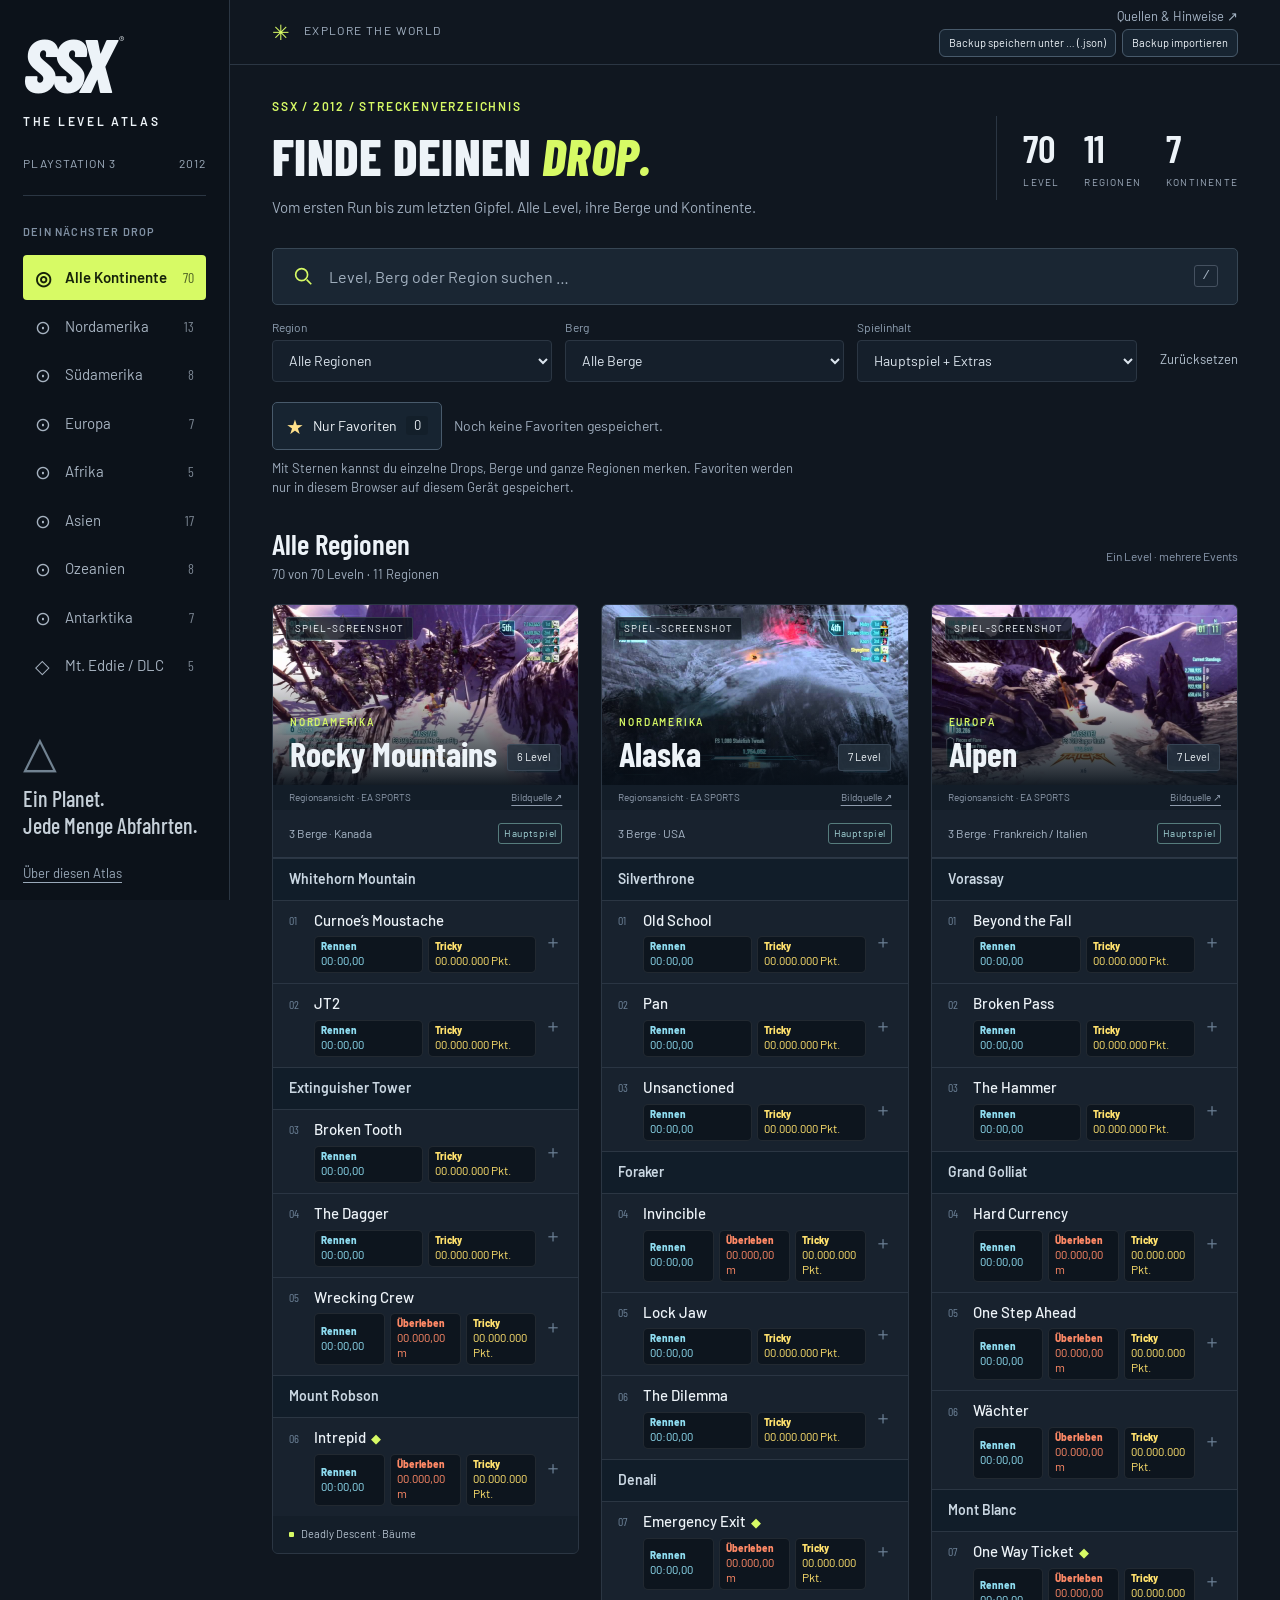
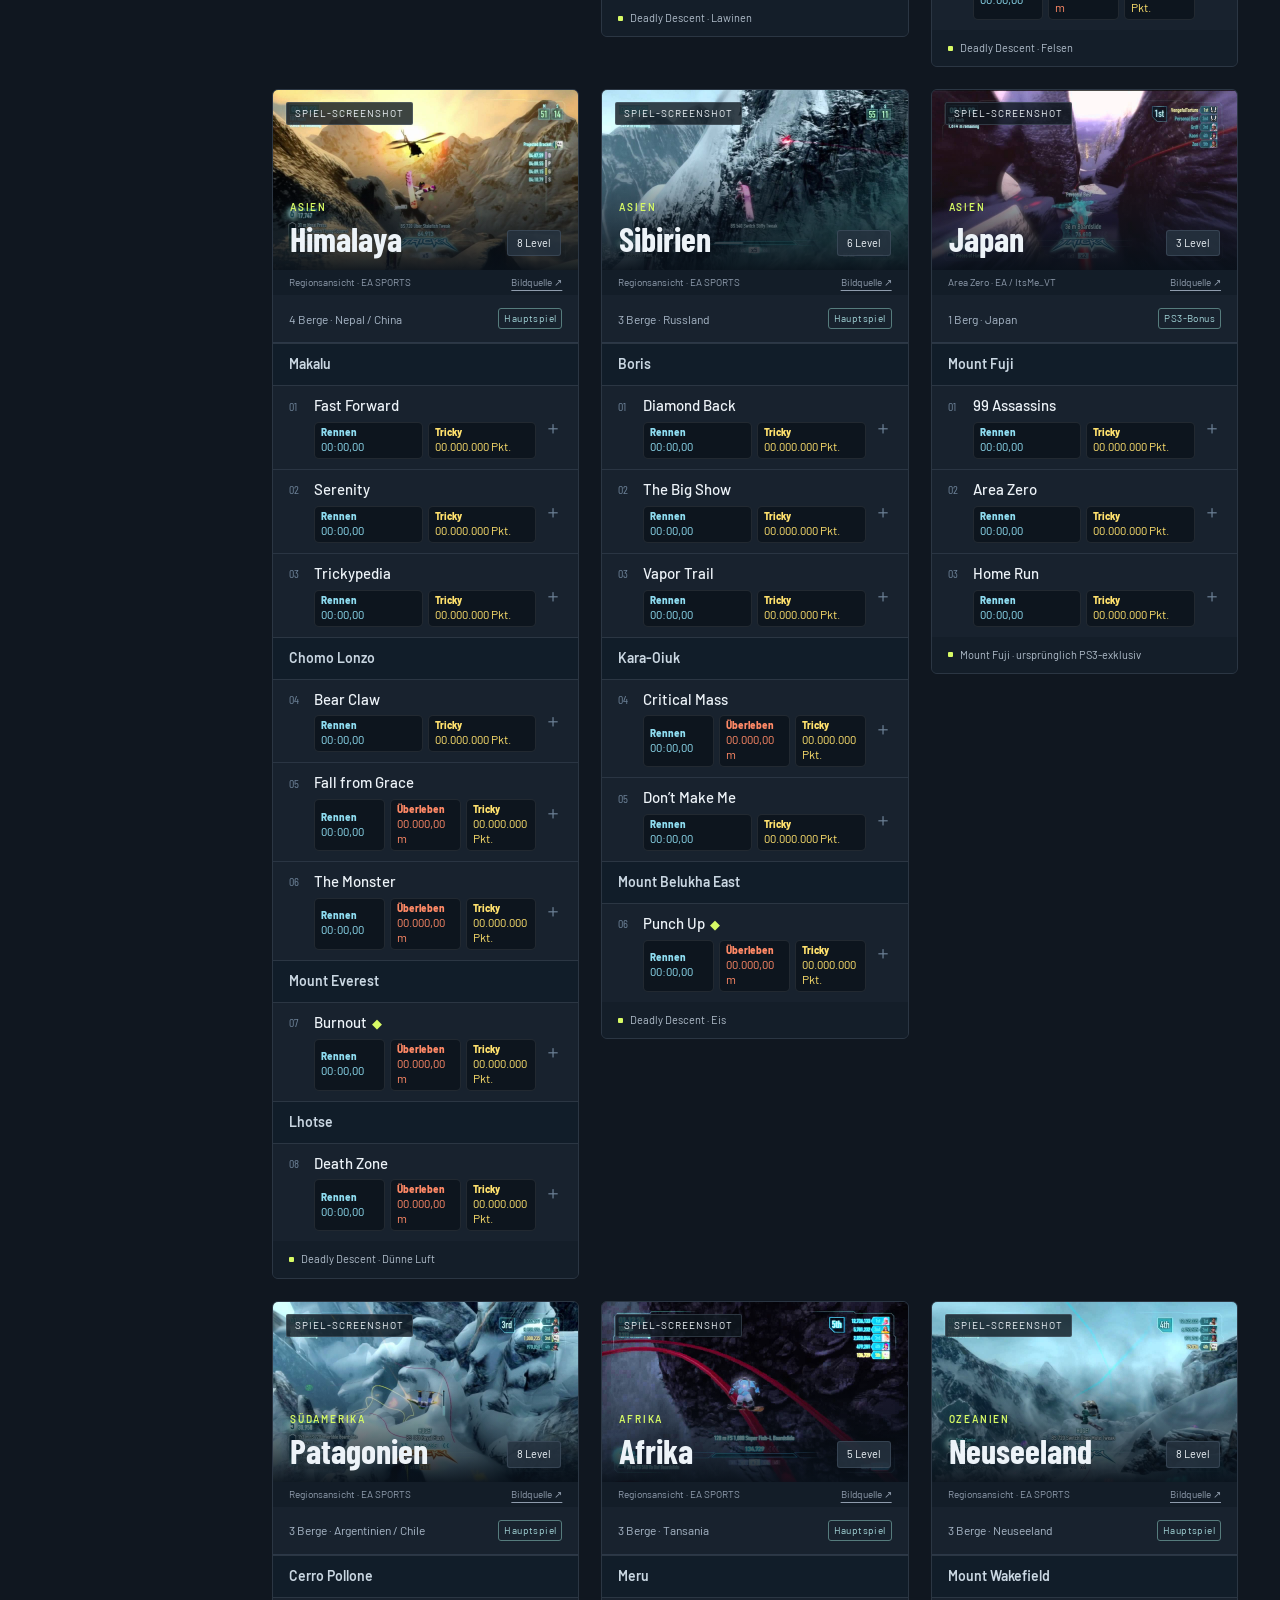
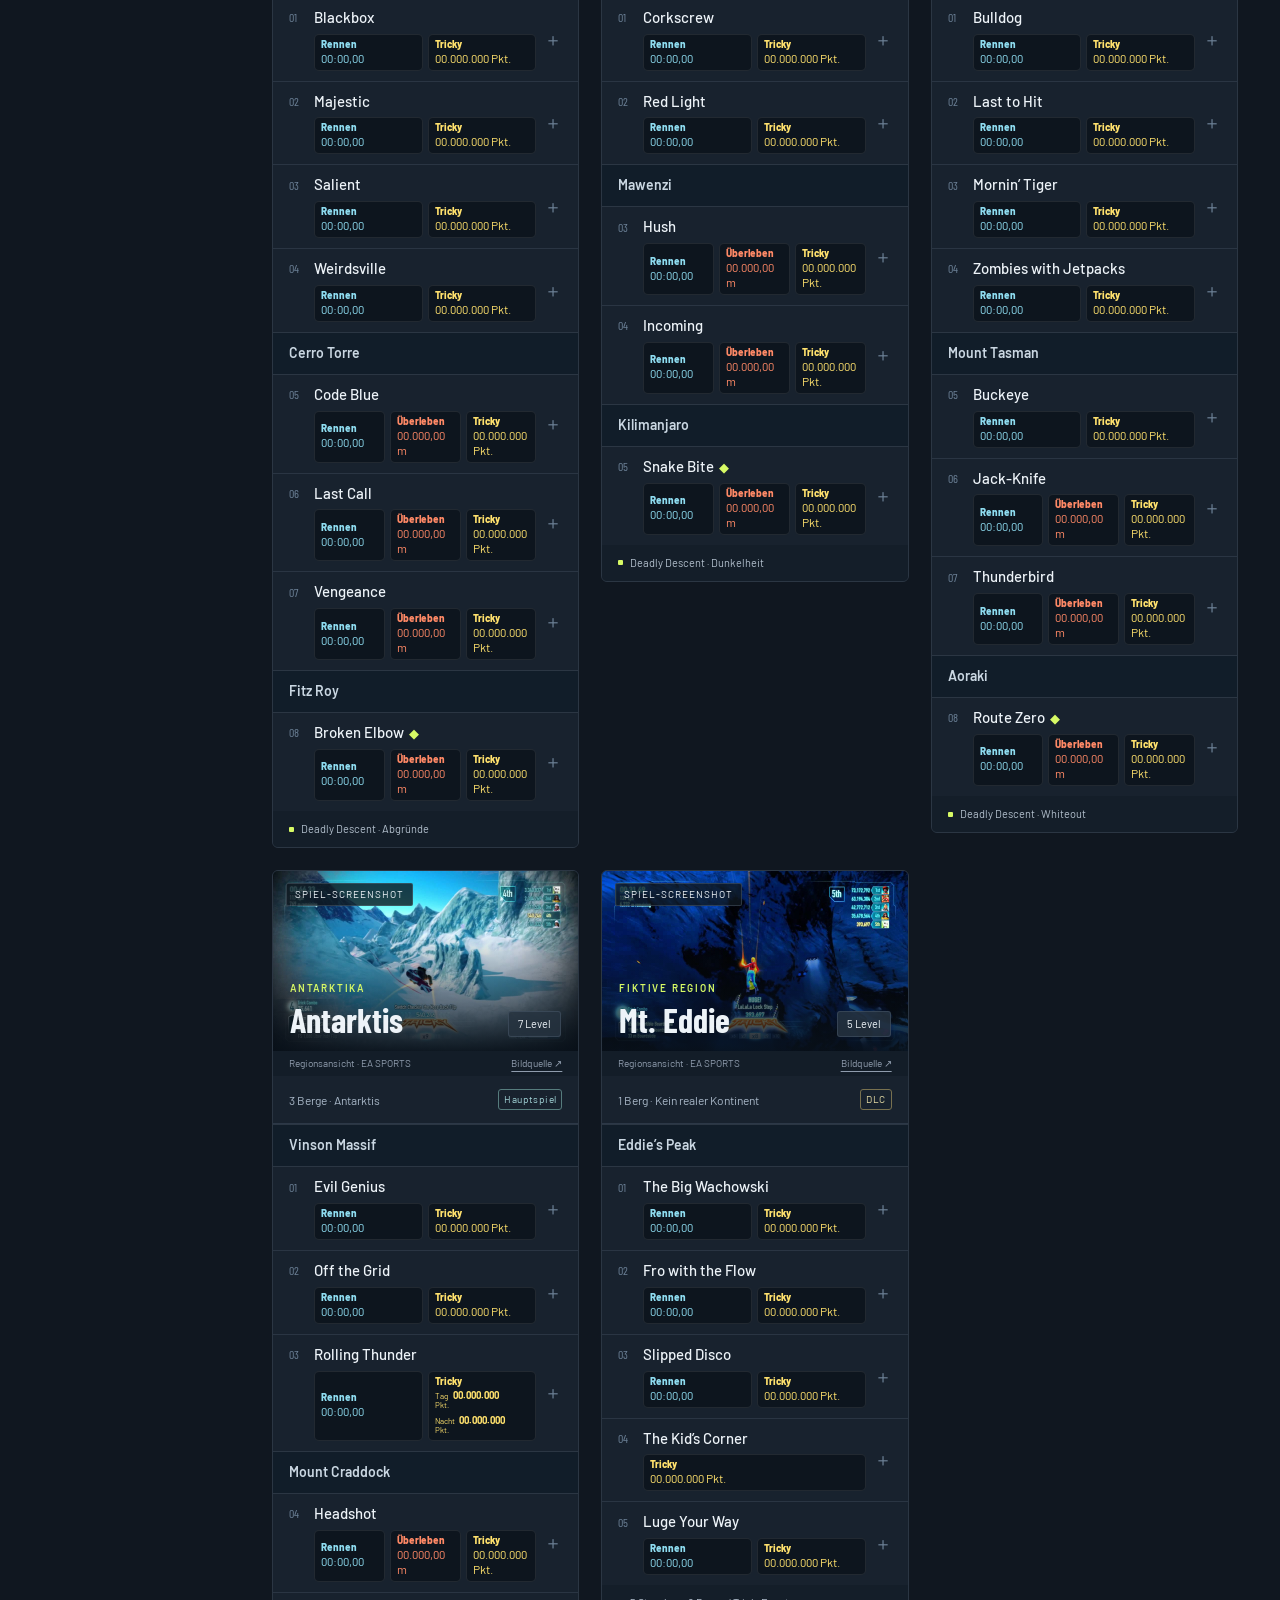
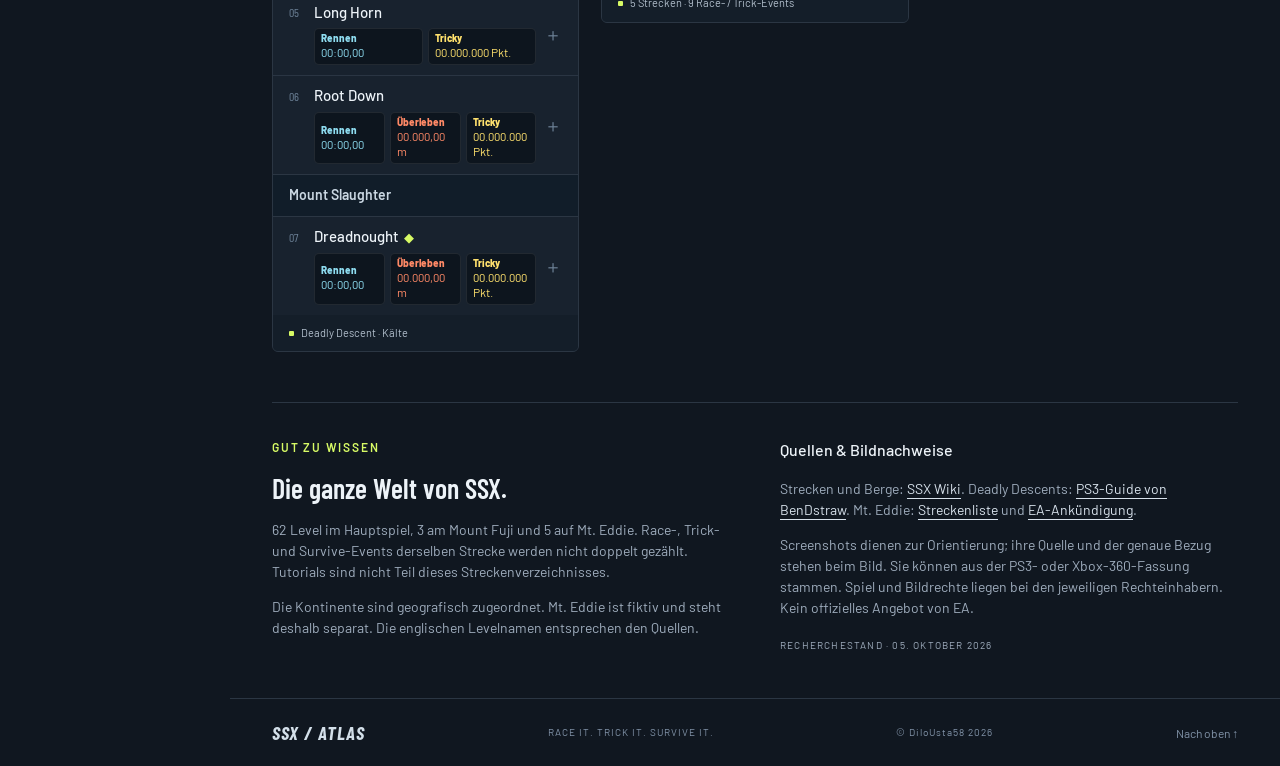
<file: index.html>
<!doctype html>
<html lang="de">
<head>
  <meta charset="utf-8"><meta name="viewport" content="width=device-width,initial-scale=1">
  <title>SSX Atlas · Alle Level auf einen Blick</title>
  <meta name="description" content="Dein Level-Atlas für SSX (2012) auf PS3: alle 70 benannten Abfahrten, sortiert nach Kontinent, Region und Berg. Mit Suche und Screenshots.">
  <link rel="icon" type="image/svg+xml" href="assets/ssx-icon.svg?v=20261008-2">
  <link rel="icon" type="image/png" sizes="32x32" href="assets/favicon-32.png?v=20261008-2">
  <link rel="apple-touch-icon" sizes="180x180" href="assets/apple-touch-icon.png?v=20261008-2">
  <link rel="manifest" href="site.webmanifest?v=20261008-2">
  <link rel="stylesheet" href="styles.css?v=20261008-3"><script defer src="data.js?v=20261008-1"></script><script defer src="images.js?v=20261008-1"></script><script defer src="drop-images.js?v=20261008-1"></script><script defer src="app.js?v=20261008-7"></script>
</head>
<body>
  <a class="skip" href="#results">Zu den Leveln</a>
  <aside class="sidebar">
    <a class="brand" href="./" aria-label="SSX Atlas Startseite"><span class="brand-logo">SSX<span>®</span></span><span class="brand-sub">THE LEVEL ATLAS</span></a>
    <div class="edition"><span>PLAYSTATION 3</span><span>2012</span></div>
    <nav aria-label="Kontinente"><p class="overline">DEIN NÄCHSTER DROP</p><div id="continents"></div></nav>
    <div class="sidebar-bottom"><span class="small-mountain" aria-hidden="true">△</span><p>Ein Planet.<br>Jede Menge Abfahrten.</p><a href="#about">Über diesen Atlas</a><span class="fan-label">INOFFIZIELLER FAN-GUIDE</span></div>
  </aside>
  <div class="workspace">
    <header class="topbar"><span><span class="tiny-cross">✳</span> EXPLORE THE WORLD</span><div class="topbar-actions"><a href="#about">Quellen & Hinweise <span aria-hidden="true">↗</span></a><div class="backup-controls" aria-label="Rekorde sichern"><button type="button" id="export-backup">Backup speichern unter … (.json)</button><button type="button" id="import-backup">Backup importieren</button><input type="file" id="backup-file" accept=".json,application/json" hidden></div><p class="backup-status" id="backup-status" role="status" aria-live="polite"></p></div></header>
    <main>
      <section class="intro" aria-labelledby="title"><div><p class="overline lime">SSX / 2012 / STRECKENVERZEICHNIS</p><h1 id="title">FINDE DEINEN <em>DROP.</em></h1><p class="intro-copy">Vom ersten Run bis zum letzten Gipfel. Alle Level, ihre Berge und Kontinente.</p></div><div class="stats"><div><strong id="total-levels">70</strong><span>LEVEL</span></div><div><strong>11</strong><span>REGIONEN</span></div><div><strong>7</strong><span>KONTINENTE</span></div></div></section>
      <section class="controls" aria-label="Level suchen und filtern">
        <div class="search-wrap"><svg aria-hidden="true" viewBox="0 0 24 24"><circle cx="10.5" cy="10.5" r="6.5"/><path d="m16 16 5 5"/></svg><label class="sr-only" for="search">Level, Berg oder Region suchen</label><input id="search" type="search" placeholder="Level, Berg oder Region suchen …" autocomplete="off"><kbd aria-hidden="true">/</kbd></div>
        <div class="filter-row"><div class="filter-field"><label for="region">Region</label><select id="region"><option value="all">Alle Regionen</option></select></div><div class="filter-field"><label for="mountain">Berg</label><select id="mountain"><option value="all">Alle Berge</option></select></div><div class="filter-field"><label for="content">Spielinhalt</label><select id="content"><option value="all">Hauptspiel + Extras</option><option value="base">Nur Hauptspiel</option><option value="bonus">PS3-Bonus: Japan</option><option value="dlc">Mt. Eddie DLC</option></select></div><button id="reset" class="reset" type="button">Zurücksetzen</button></div>
        <div class="favorites-bar"><button id="favorites-filter" class="favorites-filter" type="button" aria-pressed="false"><span aria-hidden="true">★</span> Nur Favoriten <span id="favorites-count">0</span></button><p id="favorites-summary">Noch keine Favoriten gespeichert.</p></div>
        <p class="favorites-hint">Mit Sternen kannst du einzelne Drops, Berge und ganze Regionen merken. Favoriten werden nur in diesem Browser auf diesem Gerät gespeichert.</p>
        
        <p id="favorites-status" class="favorites-status" role="status" aria-live="polite"></p>
      </section>
      <section id="results" aria-labelledby="results-title" tabindex="-1"><div class="results-heading"><div><h2 id="results-title">Alle Regionen</h2><p id="result-count" role="status" aria-live="polite"></p></div><span class="count-note">Ein Level · mehrere Events</span></div><div id="cards" class="cards"></div><div id="empty" class="empty" hidden><span aria-hidden="true">☆</span><h3 id="empty-title">Kein Drop gefunden.</h3><p id="empty-description">Versuche einen anderen Namen oder setze die Filter zurück.</p><button id="empty-reset" class="primary" type="button">Alle Level anzeigen</button></div></section>
      <section id="about" class="about"><div><p class="overline lime">GUT ZU WISSEN</p><h2>Die ganze Welt von SSX.</h2><p>62 Level im Hauptspiel, 3 am Mount Fuji und 5 auf Mt. Eddie. Race-, Trick- und Survive-Events derselben Strecke werden nicht doppelt gezählt. Tutorials sind nicht Teil dieses Streckenverzeichnisses.</p><p>Die Kontinente sind geografisch zugeordnet. Mt. Eddie ist fiktiv und steht deshalb separat. Die englischen Levelnamen entsprechen den Quellen.</p></div><div><h3>Quellen & Bildnachweise</h3><p>Strecken und Berge: <a href="https://ssx.fandom.com/wiki/SSX_%282012%29%27s_Tracks" target="_blank" rel="noopener noreferrer">SSX Wiki</a>. Deadly Descents: <a href="https://gamefaqs.gamespot.com/ps3/615810-ssx/faqs/63954" target="_blank" rel="noopener noreferrer">PS3-Guide von BenDstraw</a>. Mt. Eddie: <a href="https://gamefaqs.gamespot.com/boards/615811-ssx/62686310" target="_blank" rel="noopener noreferrer">Streckenliste</a> und <a href="https://www.ea.com/de-de/news/ssx-classic-dlc-jetzt-erhaeltlich" target="_blank" rel="noopener noreferrer">EA-Ankündigung</a>.</p><p>Screenshots dienen zur Orientierung; ihre Quelle und der genaue Bezug stehen beim Bild. Sie können aus der PS3- oder Xbox-360-Fassung stammen. Spiel und Bildrechte liegen bei den jeweiligen Rechteinhabern. Kein offizielles Angebot von EA.</p><p class="updated">RECHERCHESTAND · 05. OKTOBER 2026</p></div></section>
    </main><footer><span class="footer-logo">SSX / ATLAS</span><span>RACE IT. TRICK IT. SURVIVE IT.</span><span class="copyright">© DiloUsta58 2026</span><a href="#title">Nach oben ↑</a></footer>
  </div>
  <dialog id="detail" aria-labelledby="detail-title"><button id="close-detail" class="close" type="button" aria-label="Details schließen">×</button><div id="detail-body"></div></dialog>
  <dialog id="backup-name-dialog" aria-labelledby="backup-name-title"><form id="backup-name-form"><h2 id="backup-name-title">Backup speichern</h2><p>Gib einen Namen für dein Backup ein.</p><label for="backup-filename">Dateiname</label><div class="backup-filename-field"><input id="backup-filename" name="filename" type="text" autocomplete="off" required><span>.json</span></div><div class="backup-dialog-actions"><button id="backup-name-cancel" type="button">Abbrechen</button><button class="primary" type="submit">In Dateien sichern</button></div></form></dialog>
  <noscript><p class="noscript">Bitte JavaScript aktivieren, um die Levelübersicht und Suche zu nutzen.</p></noscript>
</body>
</html>
</file>
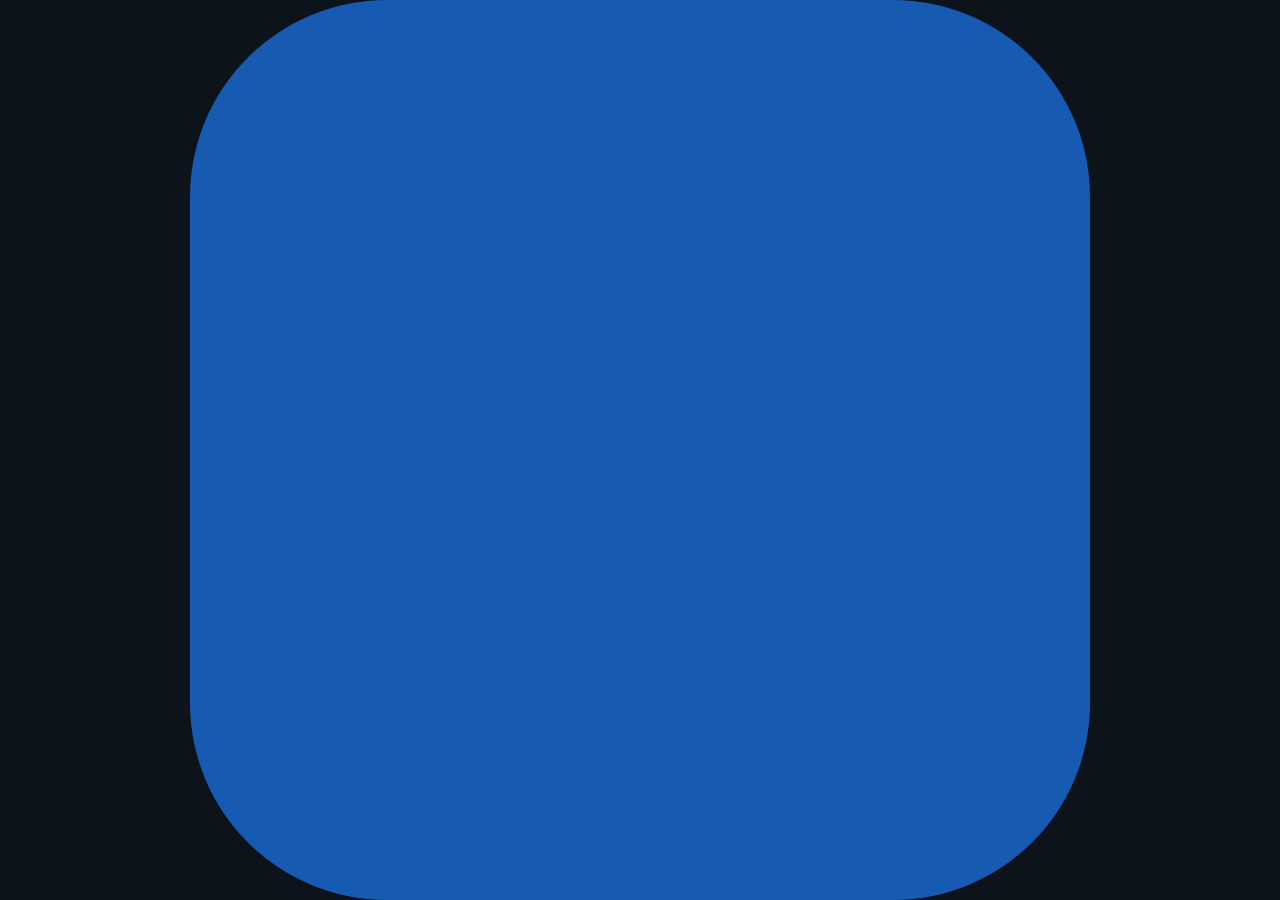
<file: icon-preview.html>
<!doctype html><html><head><meta name="viewport" content="width=device-width, initial-scale=1"></head><body style="margin:0;width:100vw;height:100vh;background:#0c131b"><img src="assets/ssx-icon.svg" style="display:block;width:100vw;height:100vh"></body></html>
</file>
<file: styles.css>
@import url('https://fonts.googleapis.com/css2?family=Barlow+Condensed:ital,wght@0,500;0,600;0,700;0,800;1,700;1,800&family=Barlow:wght@400;500;600;700&display=swap');
:root{color-scheme:dark;--bg:#101720;--panel:#18222e;--line:#2b3643;--muted:#9eacbc;--text:#edf3f8;--lime:#d7fa65;--cyan:#87cfdf;--heading:'Barlow Condensed','Arial Narrow',sans-serif;--body:'Barlow',Arial,sans-serif}*{box-sizing:border-box}html{scroll-behavior:smooth;scroll-padding-top:24px}body{margin:0;background:var(--bg);color:var(--text);font:16px/1.5 var(--body)}button,input,select{font:inherit}button,a,input,select{-webkit-tap-highlight-color:transparent}button,select{cursor:pointer}a{color:inherit;text-underline-offset:4px}button{color:inherit}button:focus-visible,a:focus-visible,select:focus-visible,input:focus-visible{outline:2px solid var(--lime);outline-offset:4px}button{touch-action:manipulation}.sr-only{position:absolute;width:1px;height:1px;overflow:hidden;clip:rect(0,0,0,0)}.skip{position:fixed;left:16px;top:-100px;background:var(--lime);color:#111;padding:12px;z-index:20}.skip:focus{top:16px}.sidebar{width:230px;position:fixed;inset:0 auto 0 0;background:#0c121a;border-right:1px solid var(--line);padding:33px 23px 24px;display:flex;flex-direction:column;overflow:auto}.brand{text-decoration:none;display:flex;flex-direction:column;align-items:flex-start}.brand-logo{font:italic 800 76px/.8 var(--heading);letter-spacing:-5px}.brand-logo>span{display:inline-block;font:12px var(--body);vertical-align:top;margin:0 0 0 9px;letter-spacing:0}.brand-sub{font-size:12px;letter-spacing:2.7px;font-weight:600;margin-top:18px}.edition{display:flex;justify-content:space-between;font-size:12px;color:var(--muted);padding:24px 0 23px;border-bottom:1px solid var(--line);letter-spacing:1px}.sidebar nav{margin-top:28px}.overline{font-size:12px;font-weight:600;letter-spacing:1.8px;margin:0 0 15px}.sidebar .overline{font-size:11px;color:#8191a4;letter-spacing:1.2px}.continent-button{display:flex;align-items:center;width:100%;background:none;border:0;text-align:left;padding:11px 12px;gap:11px;margin:4px 0;border-radius:4px;color:#a7b3c1;font-size:15px}.continent-button:hover{background:#18222e;color:white}.continent-button[aria-pressed=true]{background:var(--lime);color:#16220a;font-weight:600}.nav-icon{width:19px;font-size:19px;line-height:1}.continent-count{margin-left:auto;font:14px var(--heading);opacity:.7}.sidebar-bottom{margin-top:auto;padding-top:36px}.small-mountain{font:44px/1 var(--body);color:#718291}.sidebar-bottom p{font:500 22px/1.25 var(--heading);color:#c6d0d9;margin:12px 0 20px}.sidebar-bottom>a{font-size:13px;color:#9aa9b9}.fan-label{display:block;font-size:10px;letter-spacing:1.3px;margin-top:20px;color:#637387}.workspace{margin-left:230px}.topbar{height:65px;border-bottom:1px solid var(--line);display:flex;justify-content:space-between;align-items:center;padding:0 42px;font-size:12px;letter-spacing:1.4px;color:#a5b4c5}.topbar a{font-size:13px;letter-spacing:0;text-decoration:none}.tiny-cross{font-size:21px;color:var(--lime);margin-right:9px;vertical-align:middle}main{padding:32px 42px 0;max-width:1800px;margin:auto}.intro{display:flex;justify-content:space-between;align-items:center;gap:20px;margin-bottom:29px}.lime{color:var(--lime)}h1{font:800 clamp(38px,4vw,66px)/1 var(--heading);letter-spacing:.3px;margin:0 0 15px}h1 em{color:var(--lime);font-style:italic}.intro-copy{font-size:15px;color:var(--muted);margin:0}.stats{display:flex;gap:25px;padding:10px 0 10px 26px;border-left:1px solid var(--line);flex-shrink:0}.stats>div{display:flex;flex-direction:column}.stats strong{font:600 39px/1.15 var(--heading)}.stats span{font-size:10px;color:var(--muted);letter-spacing:1.2px;margin-top:4px}.controls{margin-bottom:29px}.search-wrap{height:57px;display:flex;align-items:center;background:#1a2633;border:1px solid #374654;border-radius:5px;padding:0 19px;gap:13px;transition:border .2s}.search-wrap:focus-within{border-color:var(--lime)}.search-wrap svg{width:22px;height:22px;stroke:var(--lime);fill:none;stroke-width:1.8;flex-shrink:0}.search-wrap input{border:none;outline:none;background:transparent;width:100%;color:white;min-width:0;height:100%}.search-wrap input:focus-visible{outline:none}.search-wrap input::placeholder{color:#a3b1c0}.search-wrap kbd{font-size:13px;padding:0 7px;border:1px solid #455160;border-radius:3px;color:#a3b1c0}.filter-row{display:flex;gap:13px;margin-top:13px;align-items:end;flex-wrap:wrap}.filter-field{flex:1;min-width:150px}.filter-field label{display:block;color:#8fa0b2;font-size:12px;margin-bottom:4px}.filter-field select{width:100%;background:#151f2b;border:1px solid var(--line);border-radius:4px;padding:9px 30px 9px 12px;color:#dce5ee;font-size:14px;min-height:42px}.reset{background:none;border:none;color:#b3c1ce;font-size:13px;padding:12px 0 12px 10px}.reset:hover{color:var(--lime)}.results-heading{display:flex;align-items:center;justify-content:space-between;gap:15px;margin:0 0 19px}.results-heading h2{font:600 29px/1.15 var(--heading);margin:0 0 5px}.results-heading p{font-size:13px;color:var(--muted);margin:0}.count-note{font-size:12px;color:#8b9aae}.cards{display:grid;grid-template-columns:repeat(3,minmax(0,1fr));gap:22px;align-items:start}.region-card{border:1px solid var(--line);border-radius:6px;overflow:hidden;background:var(--panel);transition:border-color .2s}.region-card:hover{border-color:#536476}.card-image{height:180px;background:#203342;position:relative;overflow:hidden}.card-image>img{width:100%;height:100%;object-fit:cover;display:block;transition:transform .5s}.region-card:hover .card-image>img{transform:scale(1.025)}.card-image:after{content:'';position:absolute;inset:35% 0 0;background:linear-gradient(transparent,rgba(8,16,25,.95));pointer-events:none}.image-label{position:absolute;top:12px;left:13px;background:#101820ce;border:1px solid #8495a744;padding:3px 8px;border-radius:2px;font-size:10px;letter-spacing:1px;z-index:1}.image-heading{position:absolute;bottom:14px;left:17px;right:17px;z-index:1;display:flex;align-items:end;justify-content:space-between}.image-heading h3{font:700 34px/1 var(--heading);margin:5px 0 0}.continent-label{font-size:10px;font-weight:600;letter-spacing:1.8px;color:var(--lime);text-transform:uppercase}.level-pill{font-size:11px;white-space:nowrap;background:#263340d9;padding:4px 9px;border:1px solid #61718555;border-radius:3px}.image-source{font-size:10px;color:#8f9cad;padding:5px 16px;background:#131d28;display:flex;justify-content:space-between;gap:8px}.image-source a{white-space:nowrap}.card-info{display:flex;justify-content:space-between;align-items:center;gap:8px;padding:13px 16px;color:#a8b7c7;font-size:12px;border-bottom:1px solid #2c3847}.tag{font-size:10px;letter-spacing:.4px;border:1px solid #567c7d;color:#a3d5d8;border-radius:3px;padding:2px 5px}.tag.dlc{border-color:#78714f;color:#e6dca5}.level-list{list-style:none;padding:0;margin:0}.level-row{display:flex;width:100%;gap:9px;align-items:center;border:0;border-bottom:1px solid #2a3543;background:none;text-align:left;padding:10px 16px;min-height:59px}.level-row:hover{background:#233240}.level-list li:last-child .level-row{border-bottom:0}.level-number{font:12px var(--heading);color:#6c8197;width:17px;flex-shrink:0}.level-text{min-width:0}.level-name{display:block;font-size:15px;line-height:1.25;font-weight:500;overflow-wrap:anywhere}.mountain-name{display:block;font-size:11px;color:#93a4b7;margin-top:3px}.level-cue{margin-left:auto;color:#6e8398;font-size:18px}.deadly-icon{color:var(--lime);font-size:13px;margin-left:5px}.card-end{background:#141e29;padding:10px 16px;font-size:11px;color:#b1becb;display:flex;gap:7px;align-items:center}.card-end .dot{width:5px;height:5px;background:var(--lime);border-radius:1px}.fallback-picture{height:100%;padding:35px 15px;color:#acbfce;font:500 20px var(--heading);background:linear-gradient(125deg,#294459,#162734)}mark{background:#d7fa6533;color:#e2ff94;border-radius:2px}.empty{text-align:center;padding:55px 15px;border:1px dashed #435465;border-radius:6px}.empty>span{font-size:48px;color:var(--lime)}.empty h3{font:600 32px var(--heading);margin:4px}.empty p{color:var(--muted)}.primary{background:var(--lime);color:#142011;border:0;padding:11px 20px;border-radius:4px;font-weight:600}.about{display:grid;grid-template-columns:1fr 1fr;gap:50px;border-top:1px solid var(--line);margin-top:50px;padding:35px 0}.about h2{font:600 28px var(--heading);margin:0 0 12px}.about h3{font-size:16px;font-weight:500;margin:0 0 16px}.about p{color:var(--muted);font-size:14px;max-width:65ch}.about a{color:#d7e1eb}.about .lime{color:var(--lime);font-size:12px}.updated{letter-spacing:1.2px;font-size:10px!important;margin-top:20px}footer{border-top:1px solid var(--line);padding:22px 42px;display:flex;justify-content:space-between;align-items:center;gap:20px;font-size:10px;letter-spacing:1px;color:#8193a8}.footer-logo{font:700 italic 19px var(--heading);color:#d3dfe9}footer a{text-decoration:none;letter-spacing:0;font-size:12px}dialog{color:var(--text);background:var(--panel);border:1px solid #4a5d6f;border-radius:8px;padding:0;width:min(680px,calc(100% - 32px));max-height:90dvh;overflow:auto;box-shadow:0 20px 100px #0009}dialog::backdrop{background:#030911d9;backdrop-filter:blur(5px)}.close{position:absolute;right:13px;top:13px;z-index:3;border:1px solid #8091a3;background:#0b152be6;font-size:27px;line-height:1;width:40px;height:40px;border-radius:50%}.detail-picture{width:100%;max-height:340px;object-fit:cover;display:block}.detail-content{padding:27px}.detail-content h2{font:700 40px/1.1 var(--heading);margin:9px 0 23px}.breadcrumbs{font-size:12px;color:var(--lime)}.detail-grid{display:grid;grid-template-columns:1fr 1fr;gap:20px;margin-bottom:23px}.detail-grid dt{font-size:12px;color:var(--muted)}.detail-grid dd{margin:3px 0 0;font-size:17px}.detail-note{padding:15px;background:#111d29;border-left:2px solid var(--lime);font-size:14px}.detail-source{font-size:12px;color:var(--muted);margin-top:18px}.detail-caption{padding:8px 20px;background:#111c27;color:#a9bac9;font-size:12px}.noscript{position:fixed;bottom:0;padding:20px;background:#702d23;width:100%;z-index:20}
@media(min-width:1650px){.card-image{height:220px}.level-row{padding:12px 18px}.level-name{font-size:16px}}
@media(max-width:1250px){.stats{gap:15px;padding-left:18px}.stats strong{font-size:32px}.intro{align-items:flex-start}.intro-copy{max-width:390px}.cards{grid-template-columns:repeat(2,minmax(0,1fr))}main{padding:28px}.topbar{padding:0 28px}.sidebar{width:210px;padding-left:18px;padding-right:18px}.workspace{margin-left:210px}}
@media(max-width:900px){.intro{display:block}.stats{border-left:0;padding:0;margin-top:20px;gap:30px}.stats>div{flex-direction:row;gap:7px;align-items:baseline}.stats strong{font-size:25px}.stats span{font-size:10px}.sidebar{width:190px;padding-left:13px;padding-right:13px}.workspace{margin-left:190px}.topbar{font-size:10px;padding:0 22px}main{padding:25px 22px 0}.cards{gap:15px}.card-image{height:155px}.image-heading h3{font-size:29px}.level-pill{padding:3px 5px;font-size:10px}.about{gap:25px}.count-note{display:none}}
@media(max-width:680px){.sidebar{width:auto;position:relative;inset:auto;padding:19px 20px 0;border-right:0;border-bottom:1px solid var(--line);overflow:visible;display:block}.brand{display:inline-flex}.brand-logo{font-size:46px;letter-spacing:-3px}.brand-sub{font-size:9px;margin-top:10px;letter-spacing:1.9px}.edition{position:absolute;right:20px;top:25px;gap:12px;border:0;padding:0;font-size:10px}.sidebar nav{margin-top:20px}.sidebar nav .overline,.sidebar-bottom{display:none}#continents{display:flex;gap:7px;overflow-x:auto;padding-bottom:13px;scrollbar-width:thin}.continent-button{width:auto;flex-shrink:0;margin:0;padding:8px 12px;font-size:13px;background:#17222e}.nav-icon{display:none}.continent-count{font-size:12px}.workspace{margin-left:0}.topbar{height:47px;padding:0 20px}.topbar a{font-size:11px}.topbar>span{font-size:10px}.tiny-cross{font-size:16px}main{padding:24px 20px 0}.intro{margin-bottom:23px}h1{font-size:43px}.intro .overline{font-size:10px;letter-spacing:1.2px;margin-bottom:11px}.intro-copy{font-size:14px;max-width:100%}.stats{margin-top:17px;gap:24px}.search-wrap{height:54px;padding:0 13px}.search-wrap input{font-size:15px}.search-wrap kbd{display:none}.filter-row{gap:9px}.filter-field{min-width:calc(50% - 9px)}.filter-field:nth-child(3){flex-basis:60%}.reset{padding:12px 0;font-size:12px;margin-left:auto}.cards{grid-template-columns:1fr;gap:22px}.card-image{height:210px}.image-heading h3{font-size:36px}.level-name{font-size:16px}.mountain-name{font-size:12px}.level-row{min-height:62px}.image-label,.continent-label{font-size:11px}.card-info{font-size:13px}.level-pill{font-size:12px;padding:4px 9px}.about{grid-template-columns:1fr;gap:18px;margin-top:35px;padding:28px 0}.about p{font-size:14px}footer{padding:20px;flex-wrap:wrap}footer>span:nth-child(2){display:none}.detail-content{padding:22px}.detail-content h2{font-size:34px}.detail-grid{gap:16px}.detail-grid dd{font-size:15px}}
.favorites-bar{display:flex;align-items:center;flex-wrap:wrap;gap:12px;margin-top:20px}.favorites-filter{display:inline-flex;align-items:center;gap:9px;min-height:44px;padding:8px 13px;background:#172431;border:1px solid #485a6b;border-radius:5px;font-size:14px}.favorites-filter>span:first-child{color:#ffe18b;font-size:20px}.favorites-filter[aria-pressed=true]{border-color:#ffe18b;background:#ffe18b;color:#17212a}.favorites-filter[aria-pressed=true]>span:first-child{color:inherit}#favorites-count{background:#0002;border-radius:3px;min-width:22px;padding:0 5px;text-align:center;font-size:13px}.favorites-bar p{font-size:14px;color:var(--muted);margin:0}.favorites-hint{font-size:13px;color:var(--muted);margin:9px 0 0;max-width:75ch}.favorites-status{font-size:14px;color:var(--lime);margin:8px 0 0}.favorites-status:empty{display:none}.favorites-status.storage-warning{color:#ffe18b}.favorite-star{display:inline-flex;align-items:center;justify-content:center;flex-shrink:0;width:44px;height:44px;padding:0;border:1px solid #556576;border-radius:5px;background:#101a26;color:#bcc9d5;font-family:Arial,sans-serif;font-size:28px;line-height:1;transition:background .15s,color .15s}.favorite-star:hover{border-color:#ffe18b;color:#ffe18b;background:#29313a}.favorite-star[aria-pressed=true]{color:#ffe18b;border-color:#bfa359;background:#302c20}.region-star{position:absolute;top:10px;right:11px;z-index:2;background:#101a26ed}.mountain-heading{display:flex;align-items:center;gap:9px;justify-content:space-between;background:#111d29;padding:8px 12px 8px 16px;border-top:1px solid var(--line);border-bottom:1px solid var(--line)}.mountain-heading h4{font-size:14px;line-height:1.35;font-weight:600;color:#cad7e2;margin:0;overflow-wrap:anywhere}.mountain-heading .favorite-star{border-color:transparent;background:transparent}.mountain-heading .favorite-star[aria-pressed=true]{color:#ffe18b;background:#302c20}.mountain-group .level-row{min-height:48px}.detail-favorites{display:flex;flex-wrap:wrap;gap:12px 24px;margin:0 0 24px}.detail-favorites>div{display:flex;align-items:center;gap:9px;font-size:14px;color:#c3d0dd}@media(max-width:680px){.favorites-bar{gap:10px}.favorites-hint{font-size:13px}.image-label{max-width:calc(100% - 82px)}.mountain-heading h4{font-size:15px}.mountain-group .level-row{min-height:48px}}
@media(prefers-reduced-motion:reduce){html{scroll-behavior:auto}*,*:before,*:after{transition:none!important}}
.drop-gallery{margin:0 0 1.15rem;overflow:hidden;border:1px solid var(--line,#26313c);border-radius:16px;background:#101820}.gallery-frame{position:relative;display:grid;place-items:center;min-height:260px;background:#0b1117}.gallery-frame .detail-picture{display:block;width:100%;height:min(48dvh,420px);min-height:220px;object-fit:contain}.gallery-label{position:absolute;left:12px;top:12px;padding:6px 10px;border:1px solid #ffffff30;border-radius:999px;background:#071019d9;color:#f4f7fa;font-size:.72rem;font-weight:700;letter-spacing:.04em}.gallery-control{position:absolute;top:50%;display:grid;place-items:center;width:42px;height:42px;transform:translateY(-50%);border:1px solid #ffffff55;border-radius:50%;background:#071019d9;color:#fff;font-size:1.8rem;line-height:1;cursor:pointer}.gallery-prev{left:12px}.gallery-next{right:12px}.gallery-control:hover,.gallery-control:focus-visible{background:#287c9c;outline:2px solid #fff}.drop-gallery .detail-caption{display:flex;justify-content:space-between;align-items:center;gap:12px;padding:10px 14px}.gallery-counter{flex:none;color:var(--muted,#a7b2bb);font-variant-numeric:tabular-nums}.gallery-dots{display:flex;justify-content:center;gap:8px;padding:0 12px 12px}.gallery-dot{width:10px;height:10px;padding:0;border:1px solid #a7b2bb;border-radius:50%;background:transparent;cursor:pointer}.gallery-dot.is-active{border-color:#78d7ee;background:#78d7ee;transform:scale(1.2)}.gallery-dot:focus-visible{outline:2px solid #fff;outline-offset:3px}@media(max-width:600px){.gallery-frame{min-height:200px}.gallery-frame .detail-picture{height:36dvh;min-height:180px}.gallery-control{width:38px;height:38px}.drop-gallery .detail-caption{align-items:flex-start;font-size:.86rem}}
.detail-picture{opacity:1;transition:opacity .24s ease-in-out}.detail-picture.is-visible{opacity:1}.detail-picture:not(.is-visible){opacity:0}.gallery-frame .detail-picture{will-change:opacity}@media(prefers-reduced-motion:reduce){.detail-picture{transition:none!important;will-change:auto}}
.record-panel{margin:-.25rem 0 1.1rem;padding:14px 16px;border:1px solid var(--line,#26313c);border-radius:14px;background:linear-gradient(130deg,#16232c,#111a21)}.record-current{display:flex;align-items:center;justify-content:space-between;gap:16px}.record-current>div{display:grid;gap:5px}.record-kicker{color:#9baab4;font-size:.68rem;font-weight:750;letter-spacing:.09em}.record-current strong{color:#eff5f7;font-size:1.15rem;font-variant-numeric:tabular-nums}.record-button,.record-save{flex:none;border:1px solid #9ace37;border-radius:9px;padding:10px 13px;background:#d6fc53;color:#131b0d;font:inherit;font-size:.86rem;font-weight:750;cursor:pointer}.record-button:hover,.record-save:hover{background:#e3ff83}.record-form{margin-top:13px;padding-top:13px;border-top:1px solid #ffffff1f}.record-form[hidden]{display:none}.record-form label{display:block;margin-bottom:7px;color:#eaf0f2;font-weight:650}.record-form label span{color:#a7b2bb;font-size:.8rem;font-weight:450}.record-input-row{display:flex;gap:8px}.record-input-row input{min-width:0;flex:1;border:1px solid #53636e;border-radius:8px;padding:10px 12px;background:#091117;color:#f5f7f8;font:inherit;font-variant-numeric:tabular-nums}.record-input-row input:focus-visible{outline:2px solid #d6fc53;outline-offset:2px}.record-input-row input[aria-invalid=true]{border-color:#ff7777}.record-help,.record-status{margin:7px 0 0;color:#a7b2bb;font-size:.8rem}.record-status:empty{display:none}@media(max-width:520px){.record-current{align-items:flex-start;flex-direction:column}.record-button{width:100%}.record-input-row{align-items:stretch}.record-save{padding-inline:11px}}
.level-text{flex:1}.level-time{flex:none;min-width:4.1em;margin-left:auto;text-align:right;color:var(--lime);font:600 12px/1.2 var(--heading);font-variant-numeric:tabular-nums;letter-spacing:.03em}.level-cue{margin-left:0}@media(max-width:420px){.level-row{gap:7px}.level-time{min-width:3.8em;font-size:11px}}
.level-row{display:grid;grid-template-columns:17px minmax(0,1fr) auto auto;column-gap:8px;row-gap:5px}.level-number{grid-column:1;grid-row:1}.level-text{grid-column:2/4;grid-row:1;flex:initial}.level-records{grid-column:2/4;grid-row:2;display:flex;justify-self:end;justify-content:flex-end;flex-wrap:wrap;gap:5px;max-width:100%}.level-cue{grid-column:4;grid-row:1/3;justify-self:center;align-self:center}.score-chip{display:inline-flex;align-items:baseline;gap:3px;white-space:nowrap;font-size:9px;line-height:1.25;font-variant-numeric:tabular-nums}.score-chip b{font-size:9px;font-weight:800}.score-race{color:#8edcf0}.score-survival{color:#ff8966}.score-trick{color:#ffe16d}.mountain-heading{min-height:43px}.record-panel-heading{display:flex;align-items:center;justify-content:space-between;gap:12px;margin-bottom:12px}.record-panel-heading p{margin:0;color:var(--muted);font-size:.82rem}.record-fields{display:grid;grid-template-columns:repeat(2,minmax(0,1fr));gap:12px}.record-field{display:grid;gap:6px;color:#edf3f8;font-size:.88rem;font-weight:650}.record-field>span{display:flex;justify-content:space-between;align-items:center}.record-field b{font-size:.72rem}.race-field b{color:#8edcf0}.survival-field b{color:#ff8966}.trick-field b{color:#ffe16d}.record-field input{min-width:0;width:100%;border:1px solid #53636e;border-radius:8px;padding:10px 12px;background:#091117;color:#f5f7f8;font:inherit;font-variant-numeric:tabular-nums}.record-field input:focus-visible{outline:2px solid #d6fc53;outline-offset:2px}.record-field input[aria-invalid=true]{border-color:#ff7777}.record-form .record-save{margin-top:10px}.record-help{line-height:1.4}.backup-controls{display:flex;flex-wrap:wrap;gap:8px;margin-top:12px}.backup-controls button{border:1px solid #485a6b;border-radius:6px;padding:8px 12px;background:#172431;color:var(--text);font-size:13px}.backup-controls button:hover{border-color:var(--lime);color:var(--lime)}.backup-status{min-height:1.2em;margin:7px 0 0;color:var(--lime);font-size:13px}.backup-status:empty{display:none}@media(max-width:520px){.record-fields{grid-template-columns:1fr}.record-panel-heading{align-items:flex-start;flex-direction:column;gap:4px}.level-row{padding:10px 12px}.level-records{gap:4px}.score-chip{font-size:8px}.backup-controls button{flex:1}}
.level-records{grid-column:2/4;grid-row:2;display:grid;grid-template-columns:repeat(3,minmax(0,1fr));justify-self:stretch;justify-content:initial;align-items:stretch;gap:5px;max-width:100%;margin-top:2px}.score-chip{display:flex;min-width:0;flex-direction:column;align-items:flex-start;justify-content:center;gap:2px;white-space:normal;padding:4px 6px;border:1px solid #ffffff16;border-radius:5px;background:#0d151e;font-size:12px;line-height:1.25;font-variant-numeric:tabular-nums}.score-chip b{font-size:10px;line-height:1;font-weight:800;letter-spacing:.06em}.score-chip>span{font-size:12px;overflow-wrap:anywhere}.score-race{color:#8edcf0}.score-survival{color:#ff8966}.score-trick{color:#ffe16d}@media(max-width:520px){.level-records{gap:5px}.score-chip{padding:4px 5px}.score-chip>span{font-size:11px}}@media(max-width:365px){.score-chip{padding:3px}.score-chip>span{font-size:10px}}
.level-records:not(.has-survival){grid-template-columns:repeat(2,minmax(0,1fr))}
.record-field.race-field>span{color:#8edcf0}.record-field.survival-field>span{color:#ff8966}.record-field.trick-field>span{color:#ffe16d}.record-field>span b{display:none}
.score-chip b{font-size:10px;letter-spacing:0;text-transform:none}.level-records .score-chip.score-race b{color:#8edcf0}.level-records .score-chip.score-survival b{color:#ff8966}.level-records .score-chip.score-trick b{color:#ffe16d}@media(max-width:520px){.score-chip b{font-size:9px}}
.topbar{height:auto;min-height:65px}.topbar-actions{display:flex;flex-direction:column;align-items:flex-end;gap:2px}.topbar-actions .backup-controls{justify-content:flex-end;gap:6px;margin:0}.topbar-actions .backup-controls button{padding:5px 9px;font-size:11px}.topbar-actions .backup-status{min-height:0;margin:2px 0 0;text-align:right;font-size:11px}@media(max-width:680px){.topbar{height:auto;min-height:47px;align-items:flex-start;flex-wrap:wrap;gap:7px;padding:10px 20px}.topbar>span{align-self:center}.topbar-actions{width:100%;align-items:flex-start;gap:3px}.topbar-actions .backup-controls{justify-content:flex-start;flex-wrap:wrap}.topbar-actions .backup-controls button{flex:0 1 auto;padding:7px 9px;font-size:11px}.topbar-actions .backup-status{text-align:left}}
.trick-split{display:grid;grid-template-columns:auto 1fr;column-gap:4px;align-items:baseline;font-size:10px;line-height:1.2}.score-chip .trick-split strong{min-width:0;overflow-wrap:anywhere;font-size:10px;font-variant-numeric:tabular-nums}.score-chip .trick-split small{font-size:8px;color:inherit}.score-trick-double{gap:3px}
.level-records.no-race:not(.has-survival){grid-template-columns:1fr}.level-records.no-race.has-survival{grid-template-columns:repeat(2,minmax(0,1fr))}
.level-row{cursor:default}.level-name-line{display:flex;align-items:center;gap:5px;min-width:0}.level-open{min-width:0;padding:0;border:0;background:transparent;color:inherit;text-align:left;font:inherit;cursor:pointer}.level-open:hover .level-name{color:var(--lime)}.drop-star.favorite-star{width:27px;height:27px;min-width:27px;font-size:20px;line-height:1;padding:0}.drop-star.favorite-star[aria-pressed=true]{background:#302c20;border-color:#bfa359}.level-cue{border:0;background:transparent;padding:0;cursor:pointer}.level-cue:hover{color:var(--lime)}
#backup-name-dialog{width:min(440px,calc(100% - 32px));max-height:85dvh;padding:24px;overflow:auto}#backup-name-dialog form{display:grid;gap:12px}#backup-name-dialog h2{font:700 29px/1.1 var(--heading);margin:0}#backup-name-dialog p{color:var(--muted);margin:0 0 4px}#backup-name-dialog label{font-size:13px;color:#c3d0dd}.backup-filename-field{display:flex;align-items:center;gap:8px}.backup-filename-field input{min-width:0;flex:1;color:var(--text);background:#101720;border:1px solid #526273;border-radius:4px;padding:11px 12px}.backup-filename-field span{color:var(--muted);font-size:14px}.backup-dialog-actions{display:flex;justify-content:flex-end;gap:10px;margin-top:7px}.backup-dialog-actions button:not(.primary){padding:10px 14px;border:1px solid #526273;border-radius:4px;background:transparent}
</file>
